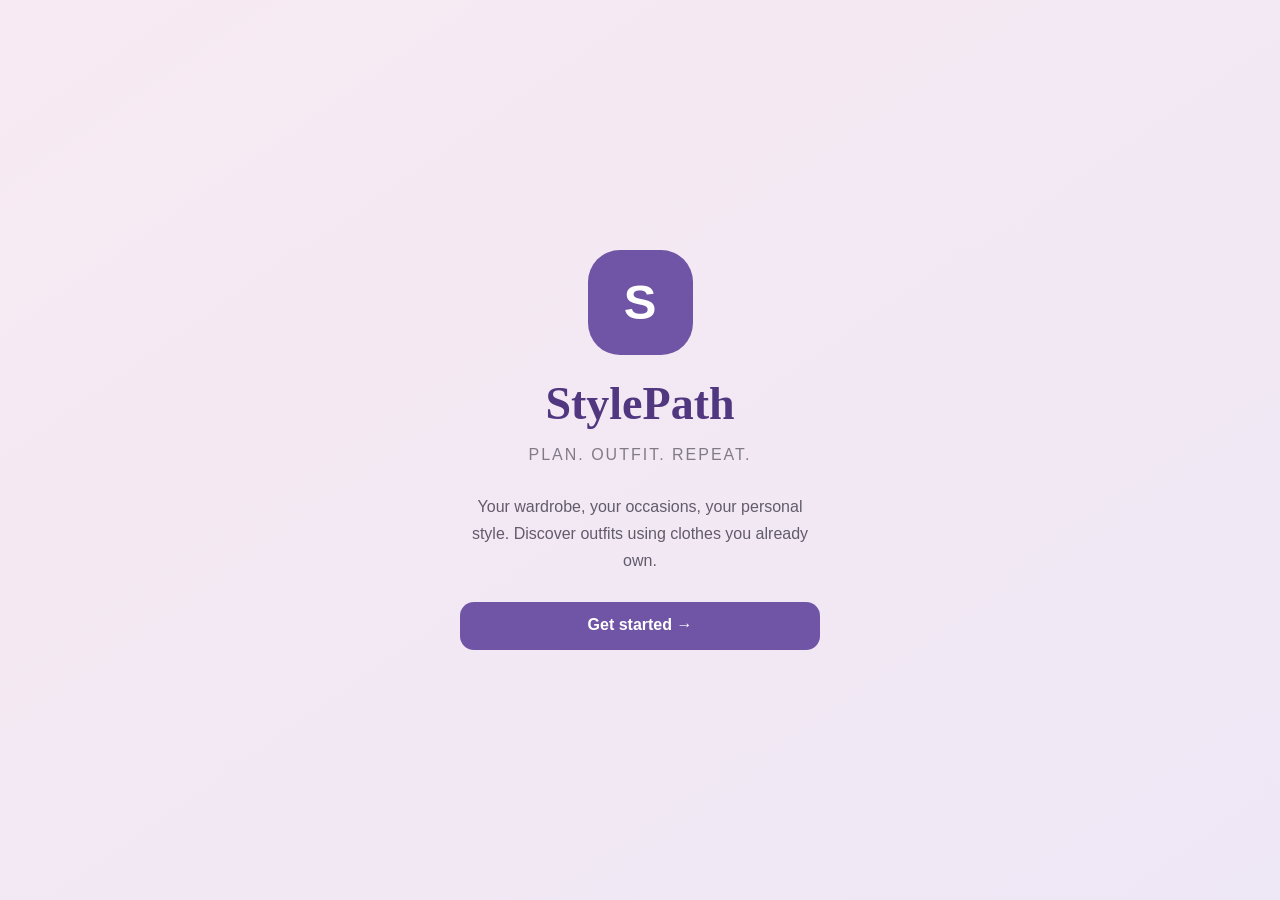
<file: index.html>
<!DOCTYPE html>
<html lang="en">
<head>
  <meta charset="UTF-8">
  <meta name="viewport" content="width=device-width, initial-scale=1">
  <title>StylePath | Welcome</title>
  <link rel="stylesheet" href="style.css">
</head>
<body class="splash-page">

  <main class="splash-content">
    <div class="logo-mark">S</div>

    <h1 class="brand-name">StylePath</h1>
    <p class="tagline">PLAN. OUTFIT. REPEAT.</p>

    <p class="splash-description">
      Your wardrobe, your occasions, your personal style.
      Discover outfits using clothes you already own.
    </p>

    <a href="home.html" class="btn">
      Get started →
    </a>
  </main>

</body>
</html>
</file>
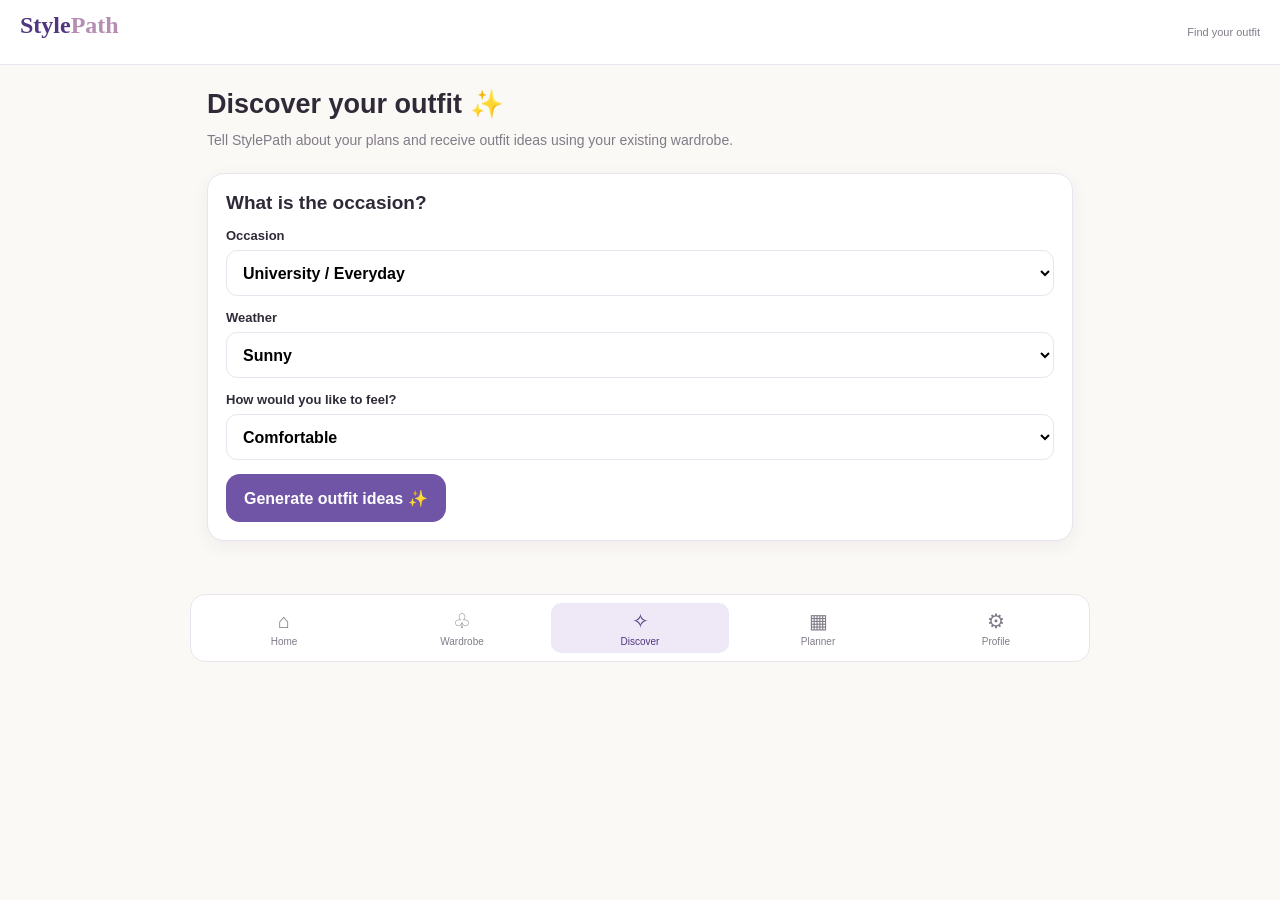
<file: discover.html>
<!DOCTYPE html>
<html lang="en">
<head>
  <meta charset="UTF-8">
  <meta name="viewport" content="width=device-width, initial-scale=1">
  <title>StylePath | Discover</title>
  <link rel="stylesheet" href="style.css">
</head>
<body>

<header class="topbar">
  <h2 class="top-brand">Style<span>Path</span></h2>
  <small>Find your outfit</small>
</header>

<main class="main">

  <h1>Discover your outfit ✨</h1>
  <p class="subtitle">
    Tell StylePath about your plans and receive outfit ideas
    using your existing wardrobe.
  </p>

  <section class="card">

    <h2>What is the occasion?</h2>

    <label>Occasion
      <select id="occasion">
        <option>University / Everyday</option>
        <option>Work</option>
        <option>Casual outing</option>
        <option>Dinner</option>
        <option>Special event</option>
        <option>Exercise</option>
      </select>
    </label>

    <label>Weather
      <select id="weather">
        <option>Sunny</option>
        <option>Warm</option>
        <option>Cold</option>
        <option>Rainy</option>
        <option>Windy</option>
      </select>
    </label>

    <label>How would you like to feel?
      <select id="mood">
        <option>Comfortable</option>
        <option>Confident</option>
        <option>Smart and polished</option>
        <option>Relaxed</option>
        <option>Creative</option>
      </select>
    </label>

    <button class="btn" onclick="generateOutfit()">
      Generate outfit ideas ✨
    </button>

  </section>

  <section id="recommendations" class="spaced"></section>

</main>

<nav class="bottom-nav">
  <a href="home.html">⌂<span>Home</span></a>
  <a href="wardrobe.html">♧<span>Wardrobe</span></a>
  <a class="active" href="discover.html">✧<span>Discover</span></a>
  <a href="planner.html">▦<span>Planner</span></a>
  <a href="profile.html">⚙<span>Profile</span></a>
</nav>

<script src="script.js"></script>
</body>
</html>
</file>
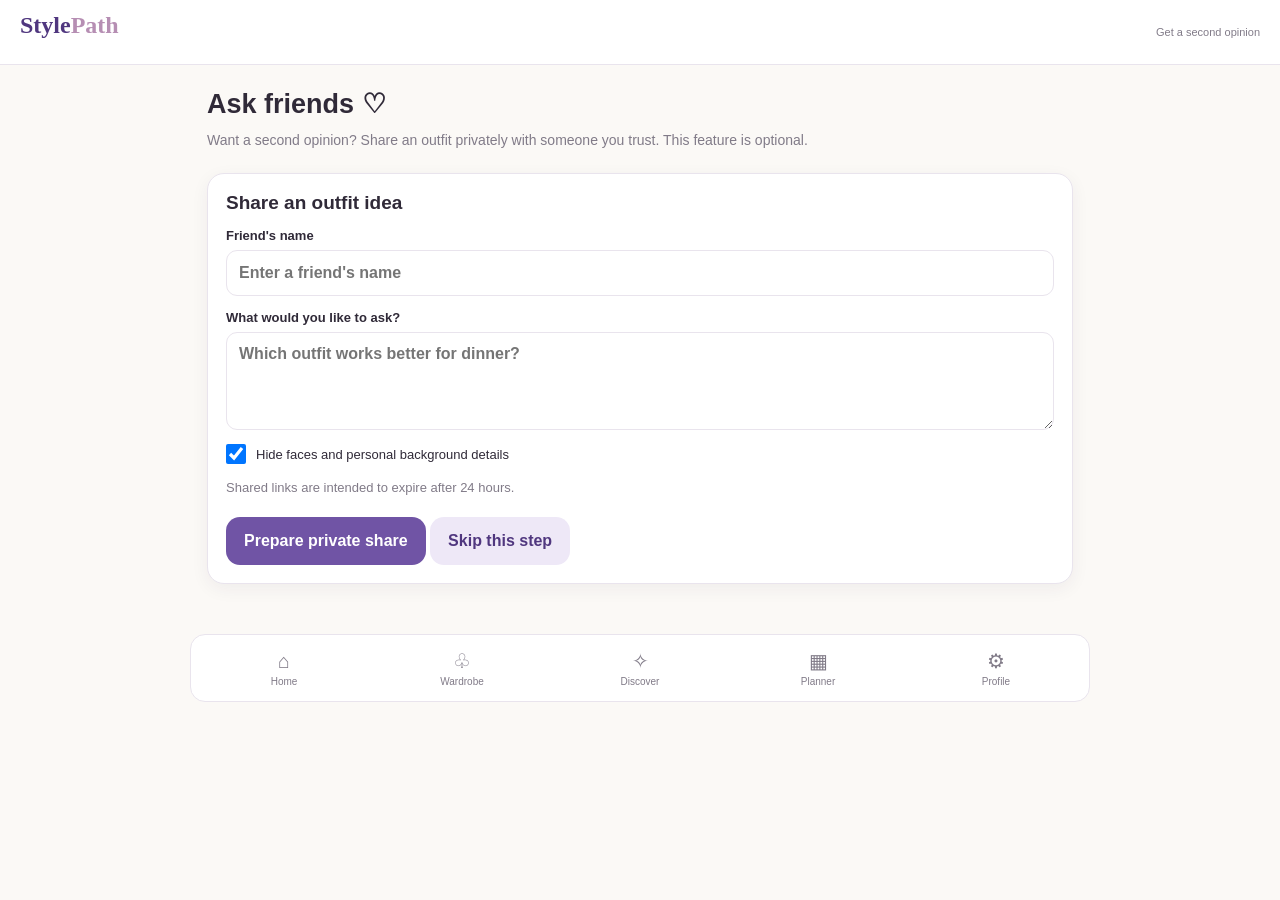
<file: friends.html>
<!DOCTYPE html>
<html lang="en">
<head>
  <meta charset="UTF-8">
  <meta name="viewport" content="width=device-width, initial-scale=1">
  <title>StylePath | Ask Friends</title>
  <link rel="stylesheet" href="style.css">
</head>
<body>

<header class="topbar">
  <h2 class="top-brand">Style<span>Path</span></h2>
  <small>Get a second opinion</small>
</header>

<main class="main">

  <h1>Ask friends ♡</h1>
  <p class="subtitle">
    Want a second opinion? Share an outfit privately with
    someone you trust. This feature is optional.
  </p>

  <section class="card">

    <h2>Share an outfit idea</h2>

    <label>Friend's name
      <input id="friendName" placeholder="Enter a friend's name">
    </label>

    <label>What would you like to ask?
      <textarea id="friendQuestion"
        rows="4"
        placeholder="Which outfit works better for dinner?"></textarea>
    </label>

    <label class="checkbox-label">
      <input type="checkbox" id="hideFace" checked>
      Hide faces and personal background details
    </label>

    <p class="muted">
      Shared links are intended to expire after 24 hours.
    </p>

    <button class="btn spaced" onclick="shareOutfit()">
      Prepare private share
    </button>

    <button class="btn btn-secondary spaced"
            onclick="skipSharing()">
      Skip this step
    </button>

    <div id="shareMessage"></div>

  </section>

</main>

<nav class="bottom-nav">
  <a href="home.html">⌂<span>Home</span></a>
  <a href="wardrobe.html">♧<span>Wardrobe</span></a>
  <a href="discover.html">✧<span>Discover</span></a>
  <a href="planner.html">▦<span>Planner</span></a>
  <a href="profile.html">⚙<span>Profile</span></a>
</nav>

<script src="script.js"></script>
</body>
</html>
</file>
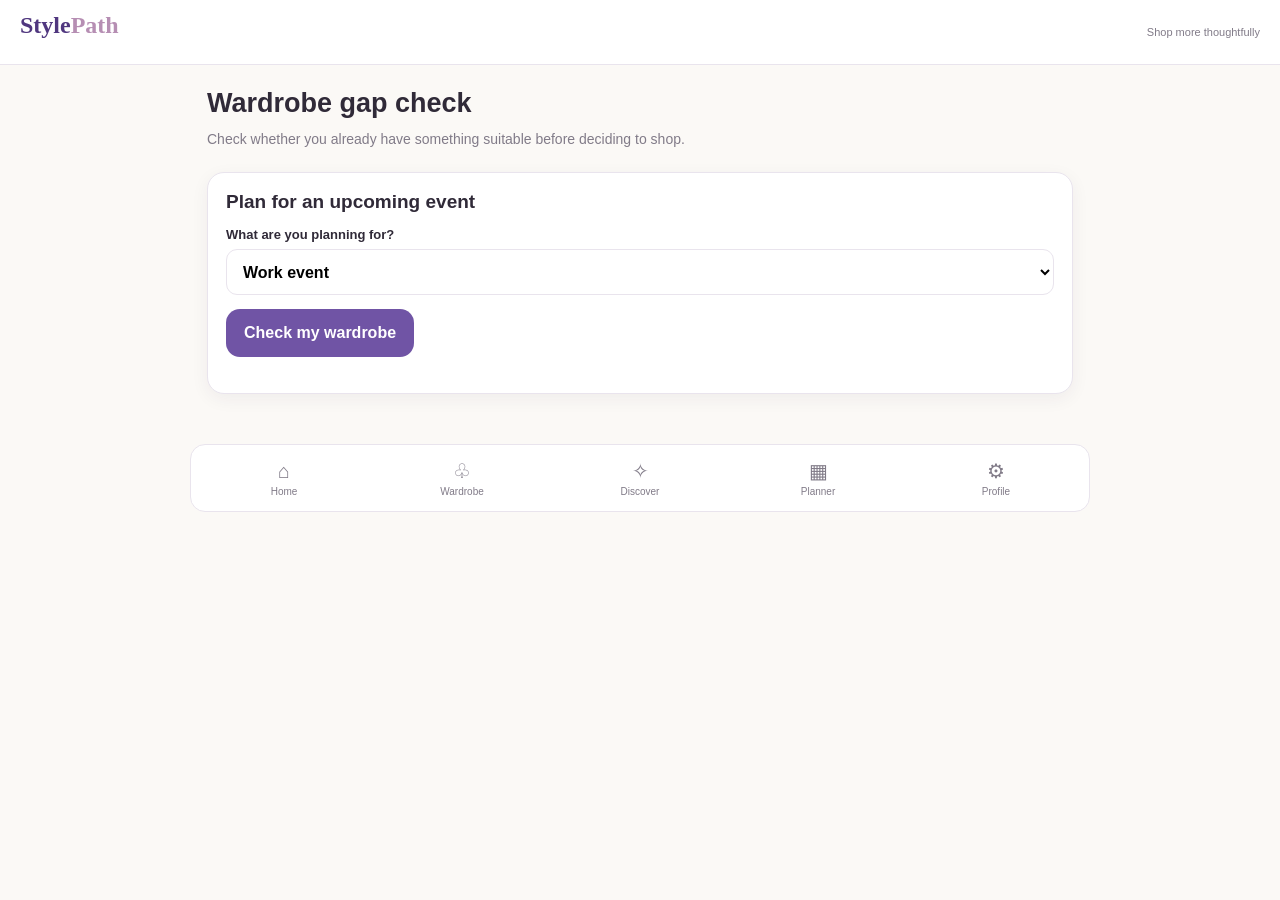
<file: gaps.html>
<!DOCTYPE html>
<html lang="en">
<head>
  <meta charset="UTF-8">
  <meta name="viewport" content="width=device-width, initial-scale=1">
  <title>StylePath | Wardrobe Gaps</title>
  <link rel="stylesheet" href="style.css">
</head>
<body>

<header class="topbar">
  <h2 class="top-brand">Style<span>Path</span></h2>
  <small>Shop more thoughtfully</small>
</header>

<main class="main">

  <h1>Wardrobe gap check</h1>
  <p class="subtitle">
    Check whether you already have something suitable before deciding to shop.
  </p>

  <section class="card">

    <h2>Plan for an upcoming event</h2>

    <label>What are you planning for?
      <select id="gapOccasion">
        <option>Work event</option>
        <option>Formal dinner</option>
        <option>Casual outing</option>
        <option>University</option>
        <option>Outdoor event</option>
      </select>
    </label>

    <button class="btn" onclick="checkGaps()">
      Check my wardrobe
    </button>

    <div id="gapResult" class="spaced"></div>

  </section>

</main>

<nav class="bottom-nav">
  <a href="home.html">⌂<span>Home</span></a>
  <a href="wardrobe.html">♧<span>Wardrobe</span></a>
  <a href="discover.html">✧<span>Discover</span></a>
  <a href="planner.html">▦<span>Planner</span></a>
  <a href="profile.html">⚙<span>Profile</span></a>
</nav>

<script src="script.js"></script>
</body>
</html>
</file>
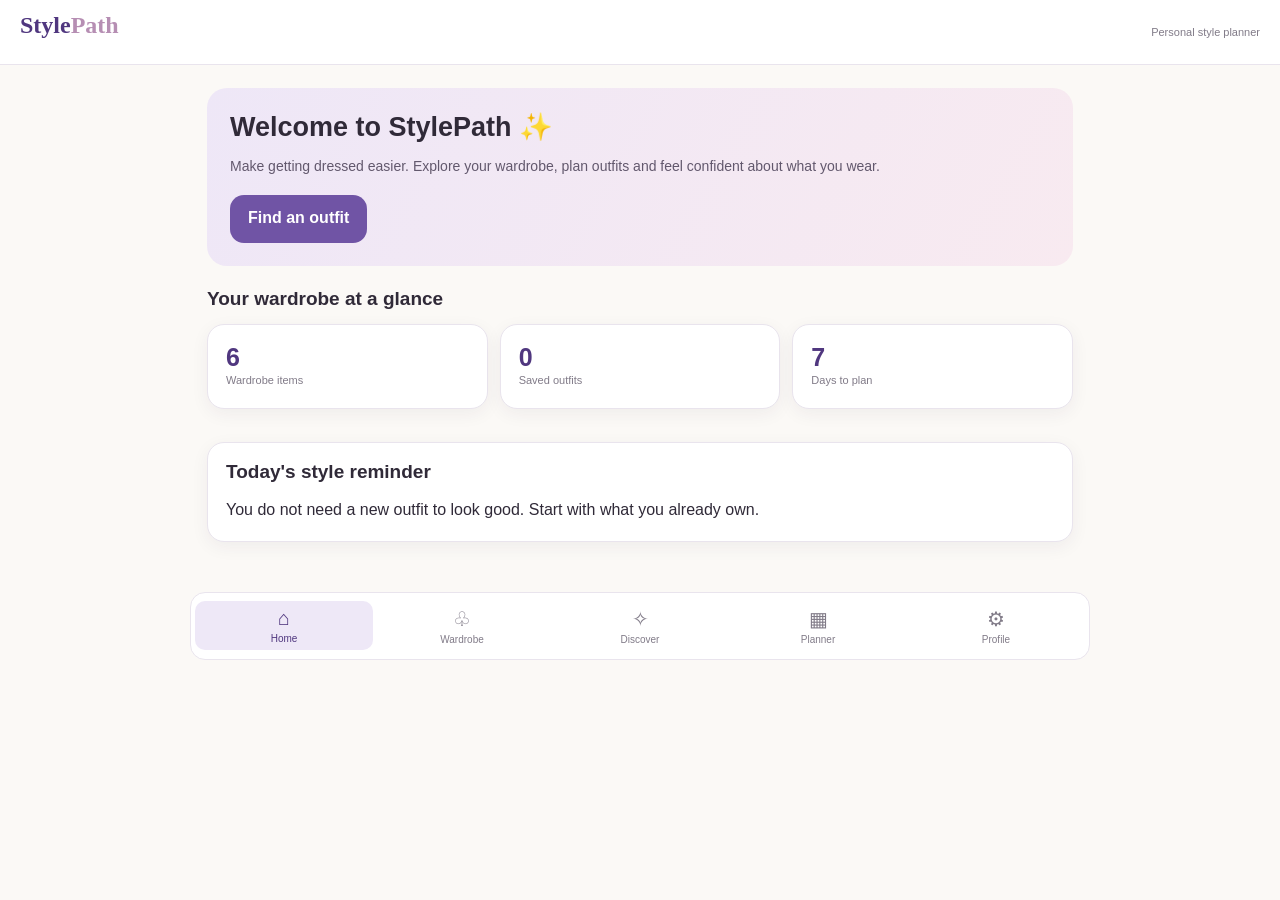
<file: home.html>
<!DOCTYPE html>
<html lang="en">
<head>
  <meta charset="UTF-8">
  <meta name="viewport" content="width=device-width, initial-scale=1">
  <title>StylePath | Home</title>
  <link rel="stylesheet" href="style.css">
</head>
<body>

<header class="topbar">
  <h2 class="top-brand">Style<span>Path</span></h2>
  <small>Personal style planner</small>
</header>

<main class="main">

  <section class="hero-card">
    <h1>Welcome to StylePath ✨</h1>
    <p>
      Make getting dressed easier. Explore your wardrobe,
      plan outfits and feel confident about what you wear.
    </p>
    <a href="discover.html" class="btn">Find an outfit</a>
  </section>

  <h2>Your wardrobe at a glance</h2>

  <section class="three-grid">
    <article class="card">
      <div class="stat" id="wardrobeCount">6</div>
      <p class="stat-label">Wardrobe items</p>
    </article>

    <article class="card">
      <div class="stat" id="savedCount">0</div>
      <p class="stat-label">Saved outfits</p>
    </article>

    <article class="card">
      <div class="stat">7</div>
      <p class="stat-label">Days to plan</p>
    </article>
  </section>

  <section class="card spaced">
    <h2>Today's style reminder</h2>
    <p>
      You do not need a new outfit to look good.
      Start with what you already own.
    </p>
  </section>

</main>

<nav class="bottom-nav">
  <a class="active" href="home.html">⌂<span>Home</span></a>
  <a href="wardrobe.html">♧<span>Wardrobe</span></a>
  <a href="discover.html">✧<span>Discover</span></a>
  <a href="planner.html">▦<span>Planner</span></a>
  <a href="profile.html">⚙<span>Profile</span></a>
</nav>

<script src="script.js"></script>
</body>
</html>
</file>
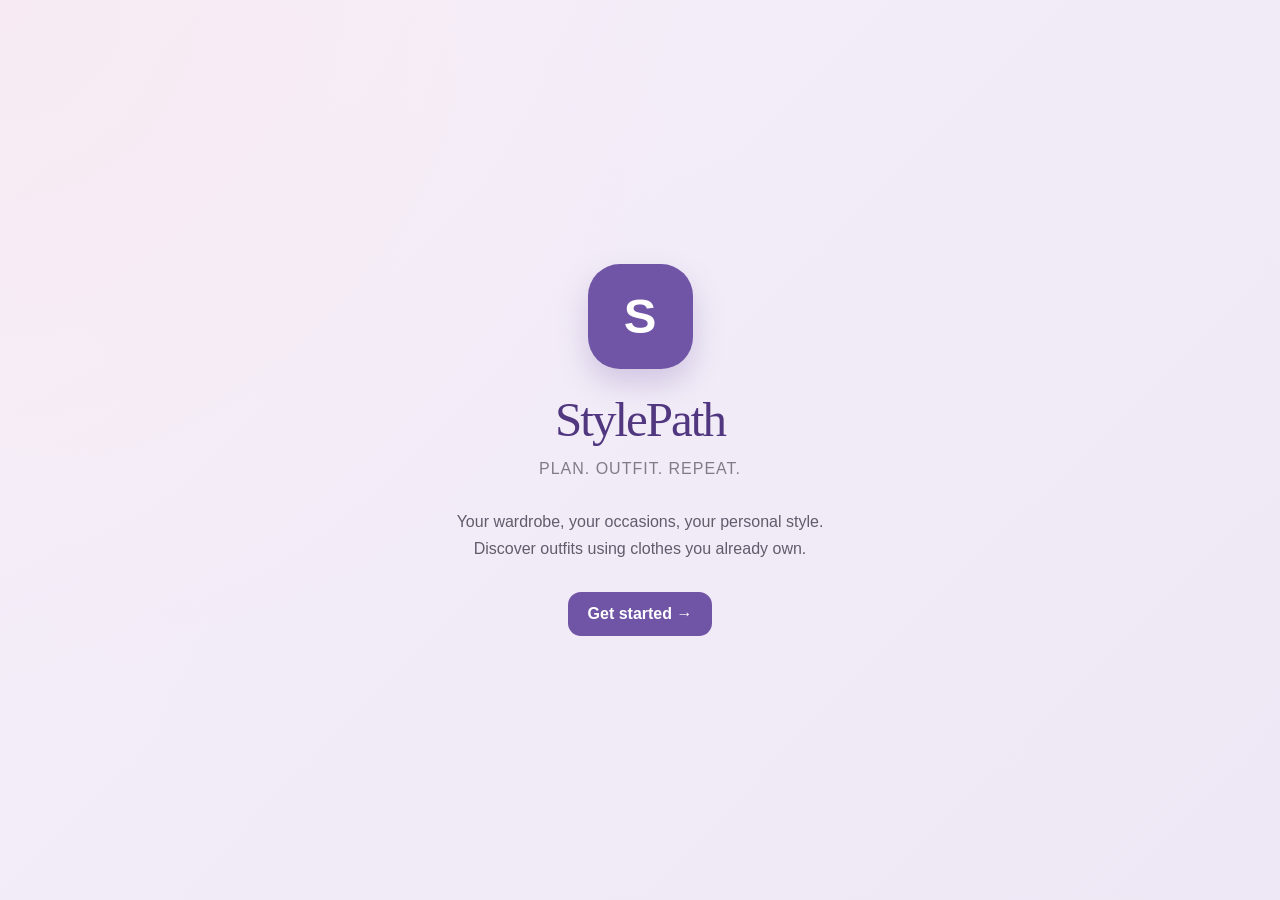
<file: index_initial.html>
<!DOCTYPE html>
<html lang="en">
<head>
  <meta charset="UTF-8">
  <meta name="viewport" content="width=device-width, initial-scale=1.0">
  <title>StylePath | Your Personal Style Planner</title>

  <style>
    :root {
      --purple: #7054a5;
      --purple-dark: #50377f;
      --lavender: #eee8f7;
      --pink: #f6e8ef;
      --cream: #fbf9f6;
      --ink: #302a38;
      --muted: #817b88;
      --white: #ffffff;
      --border: #e9e4ed;
      --green: #527b67;
      --shadow: 0 8px 28px rgba(55, 39, 76, .08);
    }

    * {
      box-sizing: border-box;
      margin: 0;
      padding: 0;
    }

    body {
      font-family: Arial, Helvetica, sans-serif;
      background: var(--cream);
      color: var(--ink);
      min-height: 100vh;
    }

    button, input, select, textarea {
      font: inherit;
    }

    button {
      cursor: pointer;
    }

    .hidden {
      display: none !important;
    }

    /* Splash screen */

    #splash {
      min-height: 100vh;
      display: flex;
      align-items: center;
      justify-content: center;
      text-align: center;
      padding: 25px;
      background:
        radial-gradient(circle at top left, #f7eaf2, transparent 48%),
        linear-gradient(135deg, #f5f0fa, #eee7f5);
    }

    .splash-content {
      max-width: 420px;
    }

    .logo-mark {
      width: 105px;
      height: 105px;
      margin: 0 auto 22px;
      border-radius: 32px;
      background: var(--purple);
      display: flex;
      justify-content: center;
      align-items: center;
      color: white;
      font-size: 49px;
      font-weight: bold;
      box-shadow: 0 14px 30px rgba(112, 84, 165, .25);
    }

    .brand-name {
      font-family: Georgia, serif;
      font-size: 49px;
      color: var(--purple-dark);
      letter-spacing: -2px;
    }

    .tagline {
      color: var(--muted);
      margin: 12px 0 30px;
      font-size: 16px;
      letter-spacing: 1px;
    }

    .splash-description {
      color: #625b6c;
      line-height: 1.7;
      margin-bottom: 30px;
    }

    /* Buttons */

    .btn {
      border: none;
      border-radius: 13px;
      padding: 13px 20px;
      background: var(--purple);
      color: white;
      font-weight: 600;
      transition: .2s;
    }

    .btn:hover {
      background: var(--purple-dark);
      transform: translateY(-1px);
    }

    .btn-secondary {
      background: var(--lavender);
      color: var(--purple-dark);
    }

    .btn-secondary:hover {
      background: #e1d7ef;
    }

    .btn-outline {
      background: white;
      color: var(--purple);
      border: 1px solid #d9cde9;
    }

    .btn-danger {
      background: #f7e8e8;
      color: #9b4d4d;
    }

    .btn-small {
      padding: 9px 13px;
      font-size: 13px;
    }

    /* Main app layout */

    #app {
      min-height: 100vh;
    }

    .topbar {
      background: white;
      border-bottom: 1px solid var(--border);
      padding: 15px 5%;
      display: flex;
      justify-content: space-between;
      align-items: center;
      position: sticky;
      top: 0;
      z-index: 10;
    }

    .top-brand {
      font-family: Georgia, serif;
      font-size: 25px;
      font-weight: bold;
      color: var(--purple-dark);
    }

    .top-brand span {
      color: #b68eb3;
    }

    .topbar small {
      color: var(--muted);
    }

    .layout {
      display: flex;
      max-width: 1250px;
      margin: auto;
      min-height: calc(100vh - 65px);
    }

    .sidebar {
      width: 220px;
      padding: 25px 15px;
      border-right: 1px solid var(--border);
      background: white;
      flex-shrink: 0;
    }

    .nav-button {
      width: 100%;
      display: block;
      border: none;
      background: transparent;
      text-align: left;
      padding: 13px 14px;
      margin-bottom: 6px;
      border-radius: 11px;
      color: #665e70;
      font-size: 14px;
    }

    .nav-button:hover,
    .nav-button.active {
      background: var(--lavender);
      color: var(--purple-dark);
      font-weight: bold;
    }

    .main {
      flex: 1;
      padding: 35px;
      min-width: 0;
    }

    .page {
      display: none;
    }

    .page.active {
      display: block;
      animation: appear .25s ease;
    }

    @keyframes appear {
      from { opacity: 0; transform: translateY(5px); }
      to { opacity: 1; transform: translateY(0); }
    }

    h1 {
      font-size: 28px;
      margin-bottom: 9px;
    }

    h2 {
      font-size: 19px;
      margin-bottom: 15px;
    }

    .subtitle {
      color: var(--muted);
      line-height: 1.6;
      margin-bottom: 25px;
    }

    /* Cards */

    .card {
      background: white;
      border: 1px solid var(--border);
      border-radius: 18px;
      padding: 21px;
      box-shadow: var(--shadow);
    }

    .grid {
      display: grid;
      grid-template-columns: repeat(2, minmax(0, 1fr));
      gap: 18px;
    }

    .three-grid {
      display: grid;
      grid-template-columns: repeat(3, minmax(0, 1fr));
      gap: 16px;
    }

    .hero-card {
      background: linear-gradient(120deg, #eee7f7, #f8eaf0);
      border-radius: 22px;
      padding: 30px;
      margin-bottom: 22px;
    }

    .hero-card p {
      color: #62586d;
      line-height: 1.6;
      margin: 12px 0 20px;
    }

    .stat {
      font-size: 27px;
      font-weight: bold;
      color: var(--purple-dark);
      margin-bottom: 6px;
    }

    .stat-label {
      font-size: 13px;
      color: var(--muted);
    }

    /* Wardrobe */

    .wardrobe-item {
      overflow: hidden;
      padding: 0;
    }

    .item-picture {
      min-height: 130px;
      display: flex;
      justify-content: center;
      align-items: center;
      background: #f3eff7;
      font-size: 64px;
    }

    .item-info {
      padding: 14px;
    }

    .item-info p {
      color: var(--muted);
      font-size: 13px;
      margin-top: 5px;
    }

    .toolbar {
      display: flex;
      gap: 10px;
      flex-wrap: wrap;
      margin-bottom: 20px;
    }

    input, select, textarea {
      border: 1px solid var(--border);
      border-radius: 10px;
      padding: 12px;
      background: white;
      color: var(--ink);
      width: 100%;
      margin-top: 7px;
    }

    label {
      font-size: 13px;
      font-weight: bold;
      display: block;
      margin: 13px 0;
    }

    /* Outfit recommendations */

    .outfit-visual {
      background: #f4eff8;
      min-height: 170px;
      border-radius: 14px;
      display: flex;
      align-items: center;
      justify-content: center;
      font-size: 46px;
      gap: 10px;
      margin-bottom: 15px;
    }

    .reason {
      background: #f2f7f3;
      color: #426b54;
      padding: 13px;
      border-radius: 11px;
      font-size: 13px;
      line-height: 1.5;
      margin: 12px 0;
    }

    .pill {
      display: inline-block;
      background: var(--lavender);
      color: var(--purple-dark);
      padding: 6px 10px;
      border-radius: 30px;
      font-size: 12px;
      margin: 4px 3px 4px 0;
    }

    /* Planner */

    .day-row {
      display: flex;
      align-items: center;
      justify-content: space-between;
      gap: 15px;
      border-bottom: 1px solid var(--border);
      padding: 15px 0;
    }

    .day-row:last-child {
      border-bottom: none;
    }

    /* Utility */

    .muted {
      color: var(--muted);
    }

    .spaced {
      margin-top: 20px;
    }

    .success-message {
      color: var(--green);
      margin-top: 12px;
      font-size: 13px;
    }

    .empty-state {
      text-align: center;
      color: var(--muted);
      padding: 35px 10px;
    }

    .footer-note {
      margin-top: 25px;
      color: var(--muted);
      font-size: 12px;
      line-height: 1.5;
    }

    @media (max-width: 760px) {
      .layout {
        display: block;
      }

      .sidebar {
        width: 100%;
        display: flex;
        overflow-x: auto;
        padding: 10px;
        border-right: none;
        border-bottom: 1px solid var(--border);
      }

      .nav-button {
        width: auto;
        white-space: nowrap;
        margin: 0 4px;
        padding: 11px;
      }

      .main {
        padding: 22px 16px;
      }

      .grid,
      .three-grid {
        grid-template-columns: 1fr;
      }

      .topbar {
        padding: 13px 17px;
      }

      h1 {
        font-size: 24px;
      }
    }
  </style>
</head>

<body>

  <!-- SPLASH SCREEN -->

  <section id="splash">
    <div class="splash-content">
      <div class="logo-mark">S</div>
      <div class="brand-name">StylePath</div>
      <div class="tagline">PLAN. OUTFIT. REPEAT.</div>

      <p class="splash-description">
        Your wardrobe, your occasions, your personal style.
        Discover outfits using clothes you already own.
      </p>

      <button class="btn" onclick="startApp()">
        Get started →
      </button>
    </div>
  </section>


  <!-- MAIN APPLICATION -->

  <section id="app" class="hidden">

    <header class="topbar">
      <div class="top-brand">Style<span>Path</span></div>
      <small>Your personal style planner</small>
    </header>

    <div class="layout">

      <!-- NAVIGATION -->

      <nav class="sidebar">
        <button class="nav-button active" onclick="showPage('home', this)">⌂ Home</button>
        <button class="nav-button" onclick="showPage('wardrobe', this)">♧ My wardrobe</button>
        <button class="nav-button" onclick="showPage('discover', this)">✧ Discover outfits</button>
        <button class="nav-button" onclick="showPage('planner', this)">▦ Weekly planner</button>
        <button class="nav-button" onclick="showPage('friends', this)">♡ Ask friends</button>
        <button class="nav-button" onclick="showPage('gaps', this)">＋ Wardrobe gaps</button>
        <button class="nav-button" onclick="showPage('profile', this)">⚙ Profile</button>
      </nav>


      <main class="main">

        <!-- HOME PAGE -->

        <section id="home" class="page active">

          <div class="hero-card">
            <h1>Welcome to StylePath ✨</h1>
            <p>
              Make getting dressed easier. Explore your wardrobe,
              plan outfits and feel confident about what you wear.
            </p>
            <button class="btn" onclick="showPage('discover')">
              Find an outfit
            </button>
          </div>

          <h2>Your wardrobe at a glance</h2>

          <div class="three-grid">
            <div class="card">
              <div class="stat" id="wardrobeCount">6</div>
              <div class="stat-label">Wardrobe items</div>
            </div>

            <div class="card">
              <div class="stat" id="savedCount">0</div>
              <div class="stat-label">Saved outfits</div>
            </div>

            <div class="card">
              <div class="stat">7</div>
              <div class="stat-label">Days to plan</div>
            </div>
          </div>

          <div class="card spaced">
            <h2>Today's style reminder</h2>
            <p class="muted">
              You do not need a new outfit to look good.
              Start with what you already own.
            </p>
          </div>

        </section>


        <!-- WARDROBE PAGE -->

        <section id="wardrobe" class="page">

          <h1>My wardrobe</h1>
          <p class="subtitle">
            Keep track of your clothing and discover new ways to wear it.
          </p>

          <div class="toolbar">
            <input id="wardrobeSearch"
                   placeholder="Search clothing..."
                   oninput="renderWardrobe()">

            <select id="categoryFilter" onchange="renderWardrobe()">
              <option value="All">All categories</option>
              <option value="Tops">Tops</option>
              <option value="Bottoms">Bottoms</option>
              <option value="Shoes">Shoes</option>
              <option value="Outerwear">Outerwear</option>
            </select>

            <button class="btn" onclick="openAddItem()">
              + Add item
            </button>
          </div>

          <div id="wardrobeGrid" class="three-grid"></div>

          <div id="addItemForm" class="card spaced hidden">
            <h2>Add a wardrobe item</h2>

            <label>Item name
              <input id="newItemName" placeholder="e.g. White shirt">
            </label>

            <label>Category
              <select id="newItemCategory">
                <option>Tops</option>
                <option>Bottoms</option>
                <option>Shoes</option>
                <option>Outerwear</option>
              </select>
            </label>

            <label>Emoji or visual symbol
              <input id="newItemEmoji" placeholder="e.g. 👕" maxlength="4">
            </label>

            <label>Colour
              <input id="newItemColour" placeholder="e.g. White">
            </label>

            <button class="btn" onclick="addItem()">Save item</button>
            <button class="btn btn-secondary" onclick="closeAddItem()">Cancel</button>
          </div>

        </section>


        <!-- DISCOVER PAGE -->

        <section id="discover" class="page">

          <h1>Discover your outfit</h1>
          <p class="subtitle">
            Tell StylePath about your plans and receive outfit ideas
            using your existing wardrobe.
          </p>

          <div class="card">
            <h2>What is the occasion?</h2>

            <label>Occasion
              <select id="occasion">
                <option>University / Everyday</option>
                <option>Work</option>
                <option>Casual outing</option>
                <option>Dinner</option>
                <option>Special event</option>
                <option>Exercise</option>
              </select>
            </label>

            <label>Weather
              <select id="weather">
                <option>Sunny</option>
                <option>Warm</option>
                <option>Cold</option>
                <option>Rainy</option>
                <option>Windy</option>
              </select>
            </label>

            <label>How would you like to feel?
              <select id="mood">
                <option>Comfortable</option>
                <option>Confident</option>
                <option>Smart and polished</option>
                <option>Relaxed</option>
                <option>Creative</option>
              </select>
            </label>

            <button class="btn" onclick="generateOutfit()">
              Generate outfit ideas ✨
            </button>
          </div>

          <div id="recommendations" class="spaced"></div>

        </section>


        <!-- PLANNER PAGE -->

        <section id="planner" class="page">

          <h1>Weekly planner</h1>
          <p class="subtitle">
            Organise your outfits ahead of time and make mornings easier.
          </p>

          <div class="card">
            <h2>Your week</h2>
            <div id="plannerDays"></div>
          </div>

        </section>


        <!-- ASK FRIENDS PAGE -->

        <section id="friends" class="page">

          <h1>Ask friends</h1>
          <p class="subtitle">
            Want a second opinion? Share an outfit privately with
            someone you trust. This feature is optional.
          </p>

          <div class="card">
            <h2>Share an outfit idea</h2>

            <label>Friend's name
              <input id="friendName" placeholder="Enter a friend's name">
            </label>

            <label>What would you like to ask?
              <textarea id="friendQuestion"
                rows="3"
                placeholder="Which outfit works better for dinner?"></textarea>
            </label>

            <label>
              <input type="checkbox" id="hideFace" checked
                     style="width:auto; margin-right:8px">
              Hide faces and personal background details
            </label>

            <p class="muted" style="font-size:13px">
              Demo privacy setting: shared links are intended to expire
              after 24 hours.
            </p>

            <button class="btn" onclick="shareOutfit()">
              Prepare private share
            </button>

            <button class="btn btn-secondary"
                    onclick="document.getElementById('friendQuestion').value=''">
              Skip this step
            </button>

            <div id="shareMessage"></div>
          </div>

        </section>


        <!-- WARDROBE GAPS PAGE -->

        <section id="gaps" class="page">

          <h1>Wardrobe gap check</h1>
          <p class="subtitle">
            Check whether you already have something suitable
            before deciding to shop.
          </p>

          <div class="card">
            <h2>Plan for an upcoming event</h2>

            <label>What are you planning for?
              <select id="gapOccasion">
                <option>Work event</option>
                <option>Formal dinner</option>
                <option>Casual outing</option>
                <option>University</option>
                <option>Outdoor event</option>
              </select>
            </label>

            <button class="btn" onclick="checkGaps()">
              Check my wardrobe
            </button>

            <div id="gapResult" class="spaced"></div>
          </div>

        </section>


        <!-- PROFILE PAGE -->

        <section id="profile" class="page">

          <h1>Profile and privacy</h1>
          <p class="subtitle">
            Manage your preferences and how your information is used.
          </p>

          <div class="card">
            <h2>Personal preferences</h2>

            <label>Your name
              <input id="profileName" value="StylePath User">
            </label>

            <label>Preferred style
              <select>
                <option>Casual</option>
                <option>Minimalist</option>
                <option>Smart casual</option>
                <option>Classic</option>
                <option>Creative</option>
              </select>
            </label>

            <h2 class="spaced">Privacy settings</h2>

            <label>
              <input type="checkbox" checked
                     style="width:auto; margin-right:8px">
              Keep my wardrobe private by default
            </label>

            <label>
              <input type="checkbox" checked
                     style="width:auto; margin-right:8px">
              Ask before sharing outfit information
            </label>

            <label>
              <input type="checkbox" checked
                     style="width:auto; margin-right:8px">
              Allow face and background hiding options
            </label>

            <button class="btn" onclick="saveProfile()">
              Save preferences
            </button>

            <div id="profileMessage"></div>
          </div>

          <p class="footer-note">
            StylePath prototype: information is stored only in this
            browser session. This demonstration does not use a secure
            account, cloud database or real sharing service.
          </p>

        </section>

      </main>
    </div>
  </section>


  <script>

    // SAMPLE WARDROBE DATA

    let wardrobe = [
      { id: 1, name: "White T-shirt", category: "Tops", emoji: "👕", colour: "White" },
      { id: 2, name: "Blue jeans", category: "Bottoms", emoji: "👖", colour: "Blue" },
      { id: 3, name: "Black trousers", category: "Bottoms", emoji: "👖", colour: "Black" },
      { id: 4, name: "Sneakers", category: "Shoes", emoji: "👟", colour: "White" },
      { id: 5, name: "Denim jacket", category: "Outerwear", emoji: "🧥", colour: "Blue" },
      { id: 6, name: "Black shirt", category: "Tops", emoji: "👔", colour: "Black" }
    ];

    let savedOutfits = [];
    let weeklyPlan = {};

    const days = [
      "Monday", "Tuesday", "Wednesday", "Thursday",
      "Friday", "Saturday", "Sunday"
    ];


    // START APPLICATION

    function startApp() {
      document.getElementById("splash").classList.add("hidden");
      document.getElementById("app").classList.remove("hidden");
      renderWardrobe();
      renderPlanner();
      updateStats();
    }


    // NAVIGATION

    function showPage(pageId, button) {
      document.querySelectorAll(".page").forEach(page => {
        page.classList.remove("active");
      });

      document.getElementById(pageId).classList.add("active");

      document.querySelectorAll(".nav-button").forEach(nav => {
        nav.classList.remove("active");
      });

      if (button) {
        button.classList.add("active");
      } else {
        document.querySelectorAll(".nav-button").forEach(nav => {
          if (nav.getAttribute("onclick").includes("'" + pageId + "'")) {
            nav.classList.add("active");
          }
        });
      }

      if (pageId === "wardrobe") renderWardrobe();
      if (pageId === "planner") renderPlanner();
    }


    // WARDROBE FUNCTIONS

    function renderWardrobe() {
      const grid = document.getElementById("wardrobeGrid");
      if (!grid) return;

      const search = (document.getElementById("wardrobeSearch")?.value || "")
        .toLowerCase();

      const category =
        document.getElementById("categoryFilter")?.value || "All";

      const filtered = wardrobe.filter(item => {
        const matchesSearch =
          item.name.toLowerCase().includes(search) ||
          item.colour.toLowerCase().includes(search);

        const matchesCategory =
          category === "All" || item.category === category;

        return matchesSearch && matchesCategory;
      });

      grid.innerHTML = "";

      if (filtered.length === 0) {
        grid.innerHTML = '<div class="empty-state">No matching items found.</div>';
      }

      filtered.forEach(item => {
        const card = document.createElement("div");
        card.className = "card wardrobe-item";

        card.innerHTML = `
          <div class="item-picture">${escapeHTML(item.emoji)}</div>
          <div class="item-info">
            <strong>${escapeHTML(item.name)}</strong>
            <p>${escapeHTML(item.category)} · ${escapeHTML(item.colour)}</p>
            <button class="btn btn-danger btn-small spaced"
              onclick="deleteItem(${item.id})">Remove</button>
          </div>
        `;

        grid.appendChild(card);
      });

      updateStats();
    }

    function openAddItem() {
      document.getElementById("addItemForm").classList.remove("hidden");
    }

    function closeAddItem() {
      document.getElementById("addItemForm").classList.add("hidden");
    }

    function addItem() {
      const name = document.getElementById("newItemName").value.trim();
      const category = document.getElementById("newItemCategory").value;
      const emoji = document.getElementById("newItemEmoji").value.trim() || "👕";
      const colour = document.getElementById("newItemColour").value.trim() || "Not specified";

      if (!name) {
        alert("Please enter an item name.");
        return;
      }

      wardrobe.push({
        id: Date.now(),
        name,
        category,
        emoji,
        colour
      });

      document.getElementById("newItemName").value = "";
      document.getElementById("newItemEmoji").value = "";
      document.getElementById("newItemColour").value = "";

      closeAddItem();
      renderWardrobe();
    }

    function deleteItem(id) {
      wardrobe = wardrobe.filter(item => item.id !== id);
      renderWardrobe();
    }


    // OUTFIT RECOMMENDATION

    function generateOutfit() {
      const occasion = document.getElementById("occasion").value;
      const weather = document.getElementById("weather").value;
      const mood = document.getElementById("mood").value;

      const tops = wardrobe.filter(item => item.category === "Tops");
      const bottoms = wardrobe.filter(item => item.category === "Bottoms");
      const shoes = wardrobe.filter(item => item.category === "Shoes");
      const outerwear = wardrobe.filter(item => item.category === "Outerwear");

      if (tops.length === 0 || bottoms.length === 0 || shoes.length === 0) {
        document.getElementById("recommendations").innerHTML = `
          <div class="card">
            <p>Please add at least one top, one bottom and one pair of shoes
            to your wardrobe before generating an outfit.</p>
          </div>`;
        return;
      }

      const top = chooseItem(tops, occasion);
      const bottom = chooseItem(bottoms, occasion);
      const shoe = shoes[0];

      const needsLayer = ["Cold", "Rainy", "Windy"].includes(weather);
      const layer = needsLayer && outerwear.length ? outerwear[0] : null;

      const outfit = {
        top,
        bottom,
        shoe,
        layer,
        occasion,
        weather,
        mood
      };

      const items = [top, bottom, shoe];
      if (layer) items.push(layer);

      const outfitHTML = `
        <div class="card">
          <h2>Your suggested outfit</h2>

          <div class="outfit-visual">
            ${items.map(item => `<span>${escapeHTML(item.emoji)}</span>`).join("")}
          </div>

          <div class="pill">${escapeHTML(occasion)}</div>
          <div class="pill">${escapeHTML(weather)}</div>
          <div class="pill">${escapeHTML(mood)}</div>

          <h2 class="spaced">Your outfit includes</h2>

          <p>${items.map(item =>
            escapeHTML(item.name)
          ).join(" · ")}</p>

          <div class="reason">
            <strong>Why this works</strong><br>
            This combination uses items already in your wardrobe.
            It is a starting suggestion for your ${escapeHTML(occasion.toLowerCase())}.
            ${layer ? "The extra layer may help in the selected weather." : ""}
            You can adjust it to suit your own comfort and style.
          </div>

          <button class="btn" onclick="saveOutfit()">
            Save outfit
          </button>

          <button class="btn btn-secondary" onclick="generateOutfit()">
            Try another
          </button>

          <button class="btn btn-outline" onclick="showPage('planner')">
            Go to planner
          </button>
        </div>
      `;

      document.getElementById("recommendations").innerHTML = outfitHTML;
      window.currentOutfit = outfit;
    }

    function chooseItem(items, occasion) {
      if (occasion === "Work" || occasion === "Special event" ||
          occasion === "Dinner") {
        const dark = items.find(item =>
          item.colour.toLowerCase() === "black"
        );
        if (dark) return dark;
      }

      return items[Math.floor(Math.random() * items.length)];
    }

    function saveOutfit() {
      if (!window.currentOutfit) return;

      savedOutfits.push(window.currentOutfit);
      updateStats();

      alert("Your outfit has been saved!");
    }


    // WEEKLY PLANNER

    function renderPlanner() {
      const container = document.getElementById("plannerDays");
      if (!container) return;

      container.innerHTML = "";

      days.forEach(day => {
        const row = document.createElement("div");
        row.className = "day-row";

        const planned = weeklyPlan[day];

        row.innerHTML = `
          <div>
            <strong>${day}</strong>
            <p class="muted" style="font-size:13px; margin-top:5px">
              ${planned ? escapeHTML(planned) : "No outfit planned"}
            </p>
          </div>

          <button class="btn btn-small btn-secondary"
            onclick="planDay('${day}')">
            ${planned ? "Change" : "Add outfit"}
          </button>
        `;

        container.appendChild(row);
      });
    }

    function planDay(day) {
      if (savedOutfits.length === 0) {
        alert("Generate and save an outfit first.");
        return;
      }

      const choices = savedOutfits.map((outfit, index) =>
        `${index + 1}. ${outfit.top.name} + ${outfit.bottom.name}`
      );

      const answer = prompt(
        "Choose an outfit number:\n" + choices.join("\n")
      );

      const index = Number(answer) - 1;

      if (Number.isInteger(index) &&
          index >= 0 && index < savedOutfits.length) {
        const outfit = savedOutfits[index];

        weeklyPlan[day] =
          `${outfit.top.name} + ${outfit.bottom.name}`;

        renderPlanner();
      }
    }


    // ASK FRIENDS

    function shareOutfit() {
      const name = document.getElementById("friendName").value.trim();
      const question = document.getElementById("friendQuestion").value.trim();
      const hideFace = document.getElementById("hideFace").checked;

      if (!name || !question) {
        alert("Please enter a friend's name and your question.");
        return;
      }

      document.getElementById("shareMessage").innerHTML = `
        <div class="reason">
          <strong>Demo share prepared</strong><br>
          Recipient: ${escapeHTML(name)}<br>
          Question: ${escapeHTML(question)}<br>
          Privacy option: ${hideFace ? "Face/background hiding selected" : "No hiding selected"}<br>
          Intended expiry: 24 hours<br><br>
          No message has actually been sent. A real application would
          require secure sharing and recipient permissions.
        </div>
      `;
    }


    // WARDROBE GAP CHECK

    function checkGaps() {
      const occasion = document.getElementById("gapOccasion").value;
      const result = document.getElementById("gapResult");

      const hasTop = wardrobe.some(item => item.category === "Tops");
      const hasBottom = wardrobe.some(item => item.category === "Bottoms");
      const hasShoes = wardrobe.some(item => item.category === "Shoes");

      const missing = [];

      if (!hasTop) missing.push("a suitable top");
      if (!hasBottom) missing.push("suitable bottoms");
      if (!hasShoes) missing.push("suitable shoes");

      if (missing.length === 0) {
        result.innerHTML = `
          <div class="reason">
            <strong>You may already have what you need!</strong><br>
            Your wardrobe contains tops, bottoms and shoes.
            Try creating an outfit before considering a purchase for
            your ${escapeHTML(occasion.toLowerCase())}.
          </div>
        `;
      } else {
        result.innerHTML = `
          <div class="reason">
            Your wardrobe may need ${missing.join(", ")} for this plan.
            Check what you own before deciding whether to shop.
          </div>
        `;
      }
    }


    // PROFILE

    function saveProfile() {
      const name = document.getElementById("profileName").value.trim();

      document.getElementById("profileMessage").innerHTML = `
        <p class="success-message">
          Preferences updated for ${escapeHTML(name || "StylePath User")}.
          (Demo only)
        </p>
      `;
    }


    // DASHBOARD COUNTERS

    function updateStats() {
      document.getElementById("wardrobeCount").textContent = wardrobe.length;
      document.getElementById("savedCount").textContent = savedOutfits.length;
    }


    // BASIC HTML ESCAPING FOR USER-ENTERED TEXT

    function escapeHTML(value) {
      return String(value).replace(/[&<>"']/g, character => ({
        "&": "&amp;",
        "<": "&lt;",
        ">": "&gt;",
        '"': "&quot;",
        "'": "&#039;"
      })[character]);
    }

  </script>

</body>
</html>
</file>
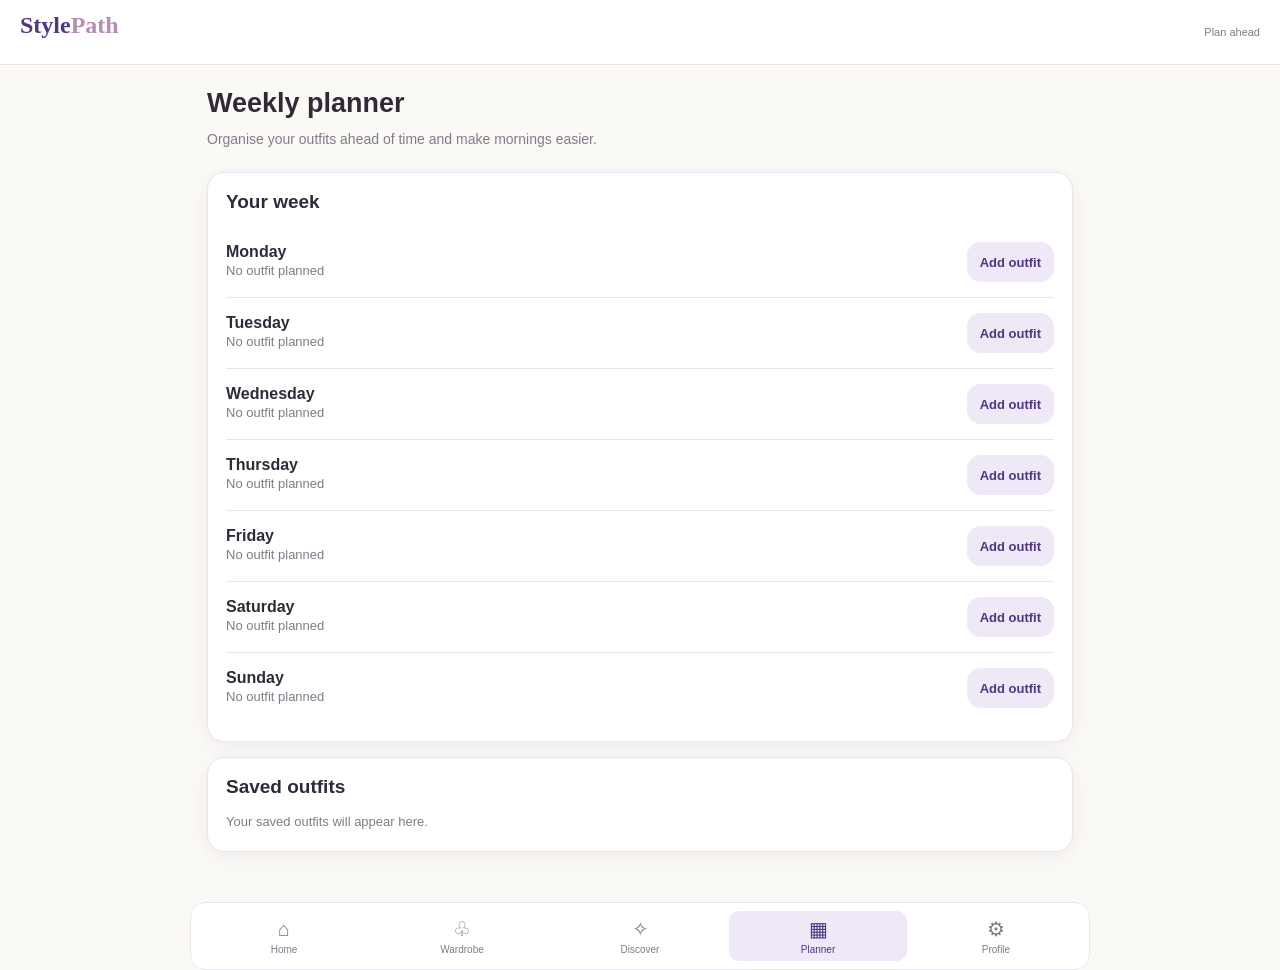
<file: planner.html>
<!DOCTYPE html>
<html lang="en">
<head>
  <meta charset="UTF-8">
  <meta name="viewport" content="width=device-width, initial-scale=1">
  <title>StylePath | Weekly Planner</title>
  <link rel="stylesheet" href="style.css">
</head>
<body>

<header class="topbar">
  <h2 class="top-brand">Style<span>Path</span></h2>
  <small>Plan ahead</small>
</header>

<main class="main">

  <h1>Weekly planner</h1>
  <p class="subtitle">
    Organise your outfits ahead of time and make mornings easier.
  </p>

  <section class="card">
    <h2>Your week</h2>
    <div id="plannerDays"></div>
  </section>

  <section class="card">
    <h2>Saved outfits</h2>
    <div id="savedOutfitList">
      <p class="muted">
        Your saved outfits will appear here.
      </p>
    </div>
  </section>

</main>

<nav class="bottom-nav">
  <a href="home.html">⌂<span>Home</span></a>
  <a href="wardrobe.html">♧<span>Wardrobe</span></a>
  <a href="discover.html">✧<span>Discover</span></a>
  <a class="active" href="planner.html">▦<span>Planner</span></a>
  <a href="profile.html">⚙<span>Profile</span></a>
</nav>

<script src="script.js"></script>
</body>
</html>
</file>
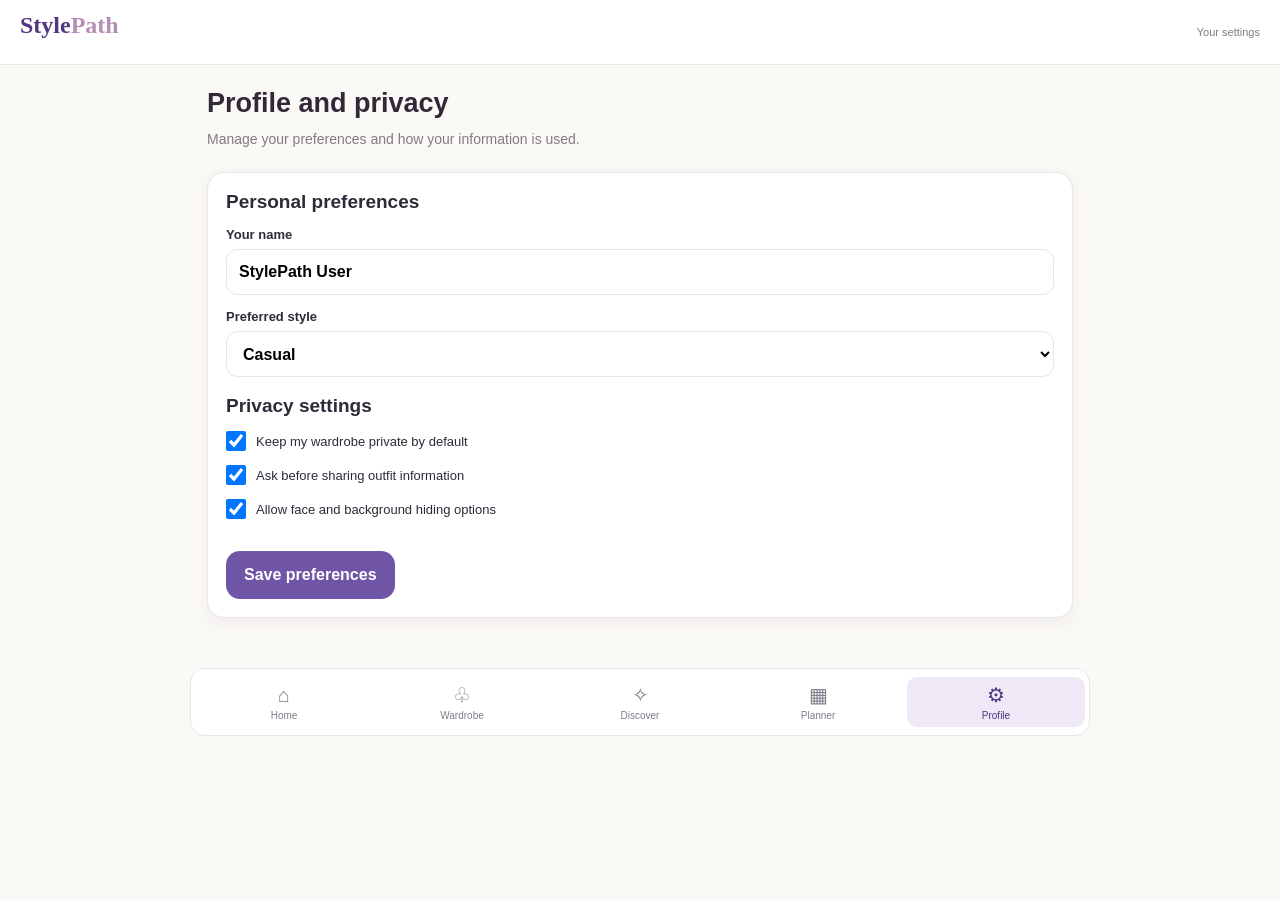
<file: profile.html>
<!DOCTYPE html>
<html lang="en">
<head>
  <meta charset="UTF-8">
  <meta name="viewport" content="width=device-width, initial-scale=1">
  <title>StylePath | Profile</title>
  <link rel="stylesheet" href="style.css">
</head>
<body>

<header class="topbar">
  <h2 class="top-brand">Style<span>Path</span></h2>
  <small>Your settings</small>
</header>

<main class="main">

  <h1>Profile and privacy</h1>
  <p class="subtitle">
    Manage your preferences and how your information is used.
  </p>

  <section class="card">

    <h2>Personal preferences</h2>

    <label>Your name
      <input id="profileName" value="StylePath User">
    </label>

    <label>Preferred style
      <select id="preferredStyle">
        <option>Casual</option>
        <option>Minimalist</option>
        <option>Smart casual</option>
        <option>Classic</option>
        <option>Creative</option>
      </select>
    </label>

    <h2 class="spaced">Privacy settings</h2>

    <label class="checkbox-label">
      <input type="checkbox" checked>
      Keep my wardrobe private by default
    </label>

    <label class="checkbox-label">
      <input type="checkbox" checked>
      Ask before sharing outfit information
    </label>

    <label class="checkbox-label">
      <input type="checkbox" checked>
      Allow face and background hiding options
    </label>

    <button class="btn spaced" onclick="saveProfile()">
      Save preferences
    </button>

    <div id="profileMessage"></div>

  </section>


</main>

<nav class="bottom-nav">
  <a href="home.html">⌂<span>Home</span></a>
  <a href="wardrobe.html">♧<span>Wardrobe</span></a>
  <a href="discover.html">✧<span>Discover</span></a>
  <a href="planner.html">▦<span>Planner</span></a>
  <a class="active" href="profile.html">⚙<span>Profile</span></a>
</nav>

<script src="script.js"></script>
</body>
</html>
</file>
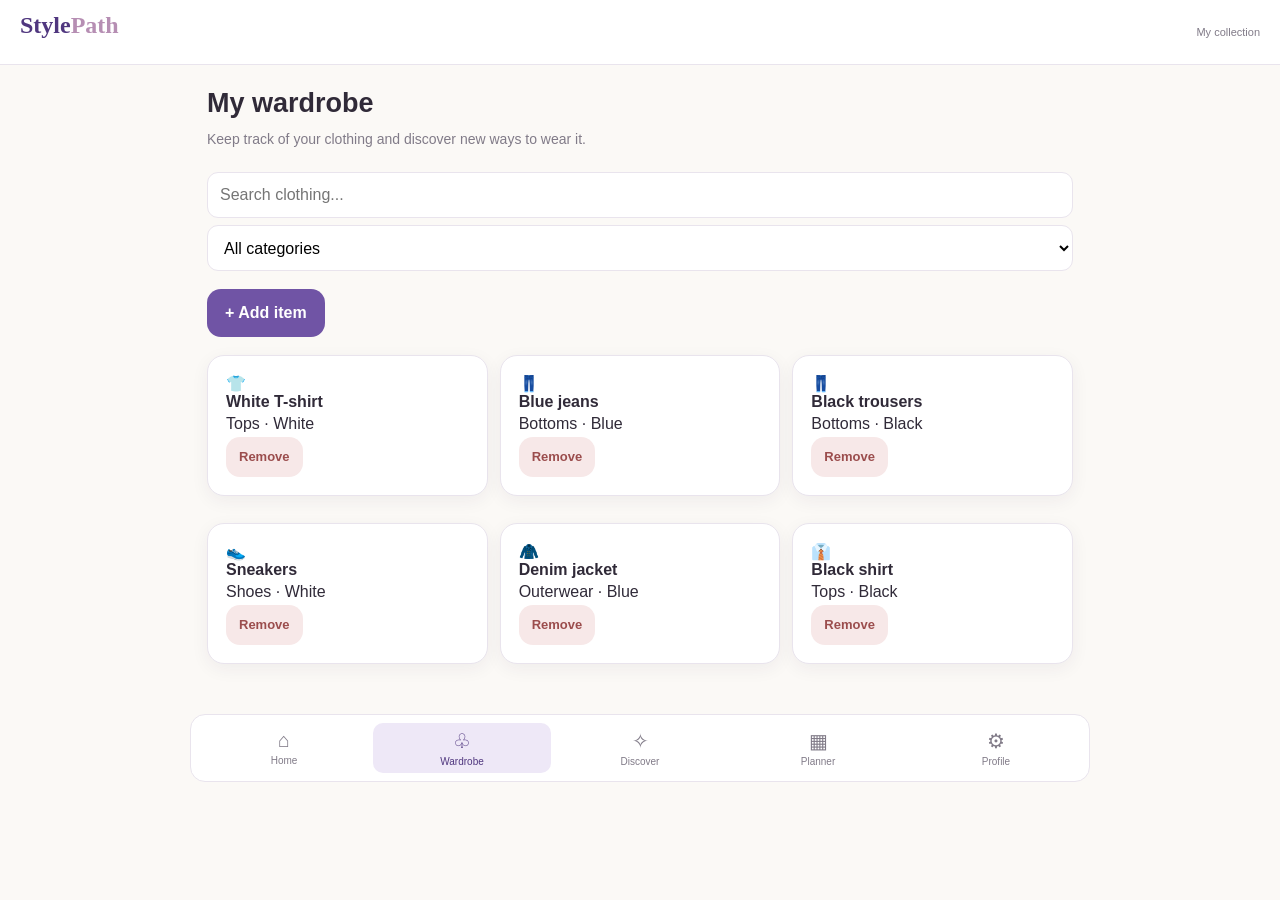
<file: wardrobe.html>
<!DOCTYPE html>
<html lang="en">
<head>
  <meta charset="UTF-8">
  <meta name="viewport" content="width=device-width, initial-scale=1">
  <title>StylePath | My Wardrobe</title>
  <link rel="stylesheet" href="style.css">
</head>
<body>

<header class="topbar">
  <h2 class="top-brand">Style<span>Path</span></h2>
  <small>My collection</small>
</header>

<main class="main">

  <h1>My wardrobe</h1>
  <p class="subtitle">
    Keep track of your clothing and discover new ways to wear it.
  </p>

  <input id="wardrobeSearch"
         placeholder="Search clothing..."
         oninput="renderWardrobe()">

  <select id="categoryFilter" onchange="renderWardrobe()">
    <option value="All">All categories</option>
    <option value="Tops">Tops</option>
    <option value="Bottoms">Bottoms</option>
    <option value="Shoes">Shoes</option>
    <option value="Outerwear">Outerwear</option>
  </select>

  <button class="btn spaced" onclick="openAddItem()">
    + Add item
  </button>

  <section id="wardrobeGrid" class="three-grid spaced"></section>

  <section id="addItemForm" class="card hidden">
    <h2>Add a wardrobe item</h2>

    <label>Item name
      <input id="newItemName" placeholder="e.g. White shirt">
    </label>

    <label>Category
      <select id="newItemCategory">
        <option>Tops</option>
        <option>Bottoms</option>
        <option>Shoes</option>
        <option>Outerwear</option>
      </select>
    </label>

    <label>Emoji
      <input id="newItemEmoji" placeholder="👕">
    </label>

    <label>Colour
      <input id="newItemColour" placeholder="White">
    </label>

    <button class="btn" onclick="addItem()">Save item</button>
    <button class="btn btn-secondary" onclick="closeAddItem()">Cancel</button>
  </section>

</main>

<nav class="bottom-nav">
  <a href="home.html">⌂<span>Home</span></a>
  <a class="active" href="wardrobe.html">♧<span>Wardrobe</span></a>
  <a href="discover.html">✧<span>Discover</span></a>
  <a href="planner.html">▦<span>Planner</span></a>
  <a href="profile.html">⚙<span>Profile</span></a>
</nav>

<script src="script.js"></script>
</body>
</html>
</file>
<file: style.css>
:root {
  --purple: #7054a5;
  --purple-dark: #50377f;
  --lavender: #eee8f7;
  --cream: #fbf9f6;
  --ink: #302a38;
  --muted: #817b88;
  --border: #e9e4ed;
}

* {
  box-sizing: border-box;
  margin: 0;
  padding: 0;
}

body {
  font-family: -apple-system, BlinkMacSystemFont, "Segoe UI", sans-serif;
  background: var(--cream);
  color: var(--ink);
  min-height: 100vh;
  min-height: 100dvh;
  overflow-x: hidden;
}

a {
  text-decoration: none;
}

button, input, select, textarea {
  font: inherit;
}

.hidden {
  display: none !important;
}

.topbar {
  height: 65px;
  padding: 0 20px;
  display: flex;
  justify-content: space-between;
  align-items: center;
  background: white;
  border-bottom: 1px solid var(--border);
  position: sticky;
  top: 0;
  z-index: 20;
}

.top-brand {
  font-family: Georgia, serif;
  font-size: 24px;
  color: var(--purple-dark);
}

.top-brand span {
  color: #b68eb3;
}

.topbar small {
  color: var(--muted);
  font-size: 11px;
}

.main {
  width: 100%;
  max-width: 480px;
  margin: auto;
  padding: 23px 17px 110px;
}

h1 {
  font-size: 27px;
  margin-bottom: 9px;
}

h2 {
  font-size: 19px;
  margin-bottom: 14px;
}

p {
  line-height: 1.6;
}

.subtitle {
  color: var(--muted);
  font-size: 14px;
  margin-bottom: 22px;
}

.card {
  background: white;
  border: 1px solid var(--border);
  border-radius: 17px;
  padding: 18px;
  margin-bottom: 15px;
  box-shadow: 0 5px 18px rgba(55, 39, 76, .06);
}

.hero-card {
  background: linear-gradient(120deg, #eee7f7, #f8eaf0);
  border-radius: 20px;
  padding: 23px;
  margin-bottom: 22px;
}

.hero-card p {
  color: #62586d;
  font-size: 14px;
  margin: 12px 0 18px;
}

.btn {
  display: inline-block;
  border: none;
  border-radius: 14px;
  padding: 14px 18px;
  min-height: 48px;
  background: var(--purple);
  color: white;
  font-weight: 600;
  text-align: center;
}

.btn-secondary {
  background: var(--lavender);
  color: var(--purple-dark);
}

.btn-outline {
  background: white;
  color: var(--purple);
  border: 1px solid #d9cde9;
}

.btn-danger {
  background: #f7e8e8;
  color: #9b4d4d;
}

.btn-small {
  padding: 10px 13px;
  min-height: 40px;
  font-size: 13px;
}

.three-grid {
  display: grid;
  grid-template-columns: repeat(2, minmax(0, 1fr));
  gap: 12px;
}

.stat {
  font-size: 25px;
  font-weight: bold;
  color: var(--purple-dark);
}

.stat-label {
  color: var(--muted);
  font-size: 11px;
}

input, select, textarea {
  display: block;
  width: 100%;
  min-height: 46px;
  border: 1px solid var(--border);
  border-radius: 11px;
  padding: 12px;
  background: white;
  margin-top: 7px;
  font-size: 16px;
}

textarea {
  resize: vertical;
}

label {
  display: block;
  font-size: 13px;
  font-weight: 600;
  margin: 14px 0;
}

.checkbox-label {
  display: flex;
  align-items: center;
  gap: 10px;
  font-weight: normal;
  line-height: 1.5;
}

.checkbox-label input {
  width: 20px;
  height: 20px;
  min-height: 20px;
  margin: 0;
  flex-shrink: 0;
}

.spaced {
  margin-top: 18px;
}

.muted {
  color: var(--muted);
  font-size: 13px;
}

.bottom-nav {
  position: fixed;
  z-index: 30;
  bottom: 0;
  left: 0;
  right: 0;
  display: flex;
  justify-content: space-around;
  align-items: center;
  background: white;
  border-top: 1px solid var(--border);
  padding: 8px 4px max(8px, env(safe-area-inset-bottom));
}

.bottom-nav a {
  flex: 1;
  min-width: 0;
  color: #817b88;
  font-size: 20px;
  text-align: center;
  padding: 6px 2px;
  border-radius: 10px;
}

.bottom-nav a span {
  display: block;
  font-size: 10px;
  margin-top: 3px;
}

.bottom-nav a.active {
  background: var(--lavender);
  color: var(--purple-dark);
}

.splash-page {
  min-height: 100vh;
  min-height: 100dvh;
  display: flex;
  justify-content: center;
  align-items: center;
  padding: 25px;
  text-align: center;
  background: linear-gradient(145deg, #f7eaf2, #eee7f5);
}

.splash-content {
  max-width: 360px;
}

.logo-mark {
  width: 105px;
  height: 105px;
  border-radius: 32px;
  background: var(--purple);
  color: white;
  display: flex;
  align-items: center;
  justify-content: center;
  font-size: 49px;
  font-weight: bold;
  margin: 0 auto 22px;
}

.brand-name {
  font-family: Georgia, serif;
  font-size: 46px;
  color: var(--purple-dark);
}

.tagline {
  color: var(--muted);
  letter-spacing: 2px;
  margin: 12px 0 25px;
}

.splash-description {
  color: #625b6c;
  line-height: 1.7;
  margin-bottom: 28px;
}

.splash-content .btn {
  width: 100%;
}

.outfit-visual {
  background: #f4eff8;
  min-height: 145px;
  border-radius: 14px;
  display: flex;
  align-items: center;
  justify-content: center;
  gap: 9px;
  font-size: 38px;
  margin-bottom: 15px;
}

.reason {
  background: #f2f7f3;
  color: #426b54;
  padding: 14px;
  border-radius: 11px;
  font-size: 13px;
  line-height: 1.6;
  margin: 13px 0;
}

.pill {
  display: inline-block;
  background: var(--lavender);
  color: var(--purple-dark);
  padding: 6px 10px;
  border-radius: 30px;
  font-size: 11px;
  margin: 3px;
}

.day-row {
  display: flex;
  align-items: center;
  justify-content: space-between;
  gap: 10px;
  border-bottom: 1px solid var(--border);
  padding: 15px 0;
}

.day-row:last-child {
  border-bottom: none;
}

.footer-note {
  color: var(--muted);
  font-size: 11px;
  margin-top: 20px;
}

@media (min-width: 700px) {
  .main {
    max-width: 900px;
    padding-bottom: 35px;
  }

  .bottom-nav {
    position: static;
    max-width: 900px;
    margin: auto;
    border: 1px solid var(--border);
    border-radius: 15px;
  }

  .three-grid {
    grid-template-columns: repeat(3, minmax(0, 1fr));
  }
}
</file>
